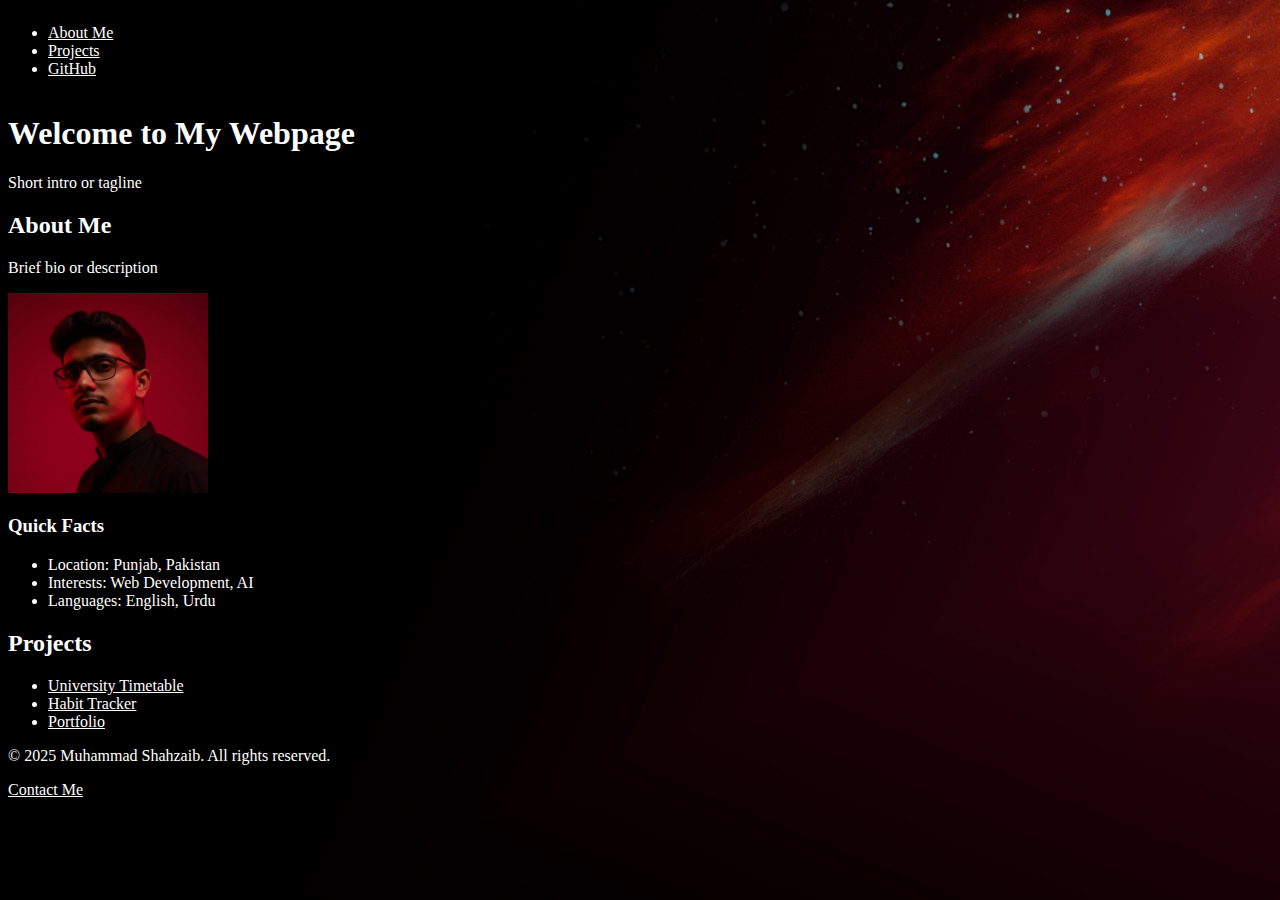
<file: Lab Task 3/index.html>
<!DOCTYPE html>
<html lang="en">
  <head>
    <meta charset="UTF-8" />
    <meta name="viewport" content="width=device-width, initial-scale=1.0" />
    <title>My Personal Webpage</title>
    <style>
        *{
            color: white;
        }
        body{
            background: url(bg.jpg);
        }
        .navbar{
            display: flex;
        }
    </style>
  </head>
  <body>
        <nav class="navbar">
      <ul>
        <li><a href="#about">About Me</a></li>
        <li><a href="#projects">Projects</a></li>
        <li><a href="https://github.com/" target="_blank">GitHub</a></li>
      </ul>
    </nav>
    <header>
      <h1>Welcome to My Webpage</h1>
      <p>Short intro or tagline</p>
    </header>


    <main>
      <article id="about">
        <h2>About Me</h2>
        <p>Brief bio or description</p>
        <img style="width: 200px" src="pp.jpeg" alt="My profile picture"/>
      </article>

      <aside class="aside">
        <h3>Quick Facts</h3>
        <ul>
          <li>Location: Punjab, Pakistan</li>
          <li>Interests: Web Development, AI</li>
          <li>Languages: English, Urdu</li>
        </ul>
      </aside>

      <div class="projects">
        <article id="projects">
          <h2>Projects</h2>
          <ul>
            <li>
              <a href="timetable.html" target="_blank">University Timetable</a>
            </li>
            <li>
              <a href="habittracker.html" target="_blank">Habit Tracker</a>
            </li>
            <li>
              <a href="Portfolio/index.html" target="_blank">Portfolio</a>
            </li>
          </ul>
        </article>
      </div>
    </main>
    <footer>
      <p>© 2025 Muhammad Shahzaib. All rights reserved.</p>
      <p><a href="mailto:shahzaib.workmail811@gmail.com">Contact Me</a></p>
    </footer>
</body>
</html>
</file>
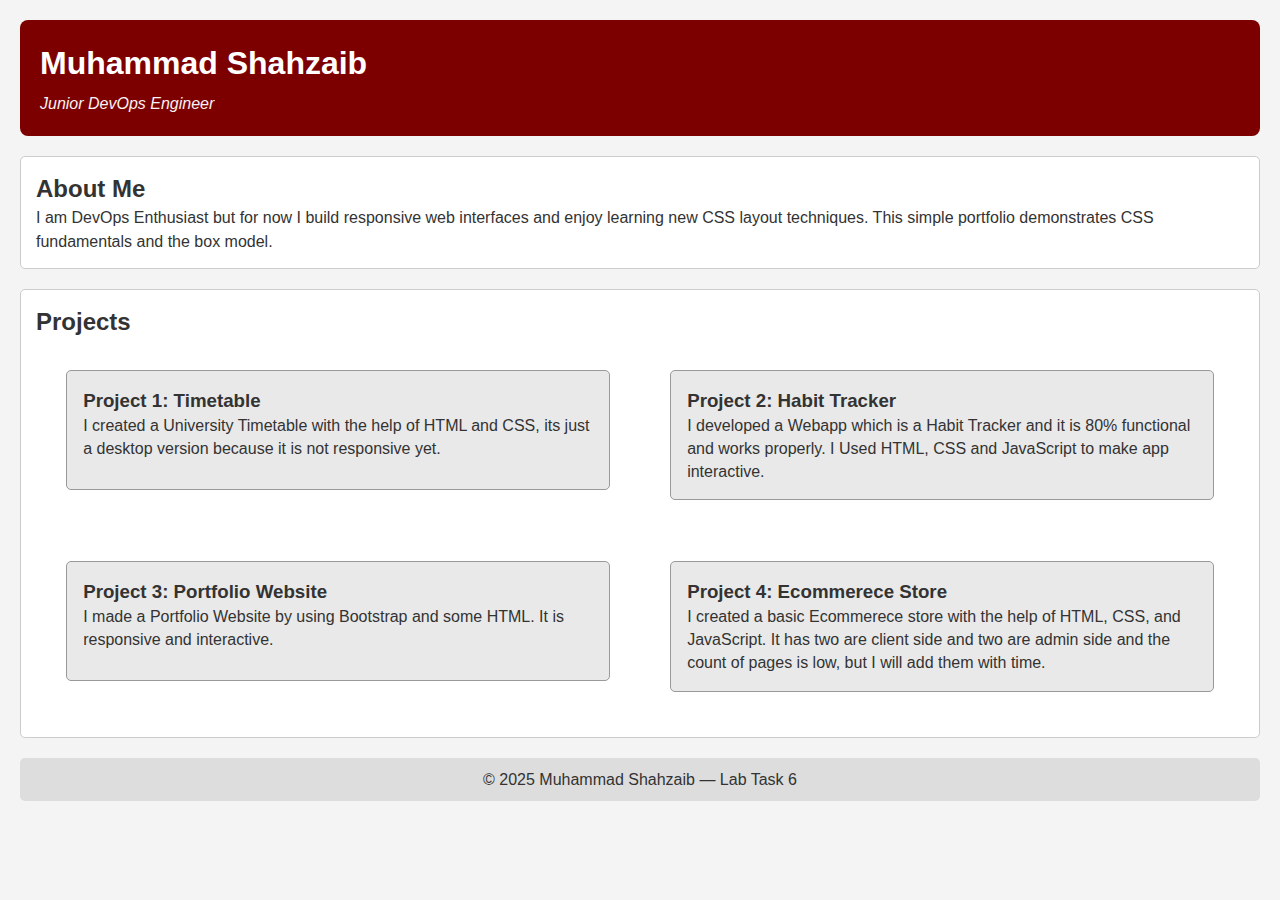
<file: Lab Task 6/index.html>
<!doctype html>
<html lang="en">
<head>
  <meta charset="utf-8" />
  <meta name="viewport" content="width=device-width,initial-scale=1" />
  <title>Personal Portfolio - Lab 6</title>
  <link rel="stylesheet" href="style.css" />
</head>
<body>
  <header>
    <h1 id="main-title">Muhammad Shahzaib</h1>
    <p class="tagline">Junior DevOps Engineer</p>
  </header>

  <main>
    <section class="about">
      <h2>About Me</h2>
      <p>I am DevOps Enthusiast but for now I build responsive web interfaces and enjoy learning new CSS layout techniques. This simple portfolio demonstrates CSS fundamentals and the box model.</p>
    </section>

    <section class="projects">
      <h2>Projects</h2>

      <article class="project-card">
        <h3>Project 1: Timetable</h3>
        <p>I created a University Timetable with the help of HTML and CSS, its just a desktop version because it is not responsive yet.</p>
      </article>

      <article class="project-card">
        <h3>Project 2: Habit Tracker</h3>
        <p>I developed a Webapp which is a Habit Tracker and it is 80% functional and works properly. I Used HTML, CSS and JavaScript to make app interactive.</p>
      </article>

      <article class="project-card">
        <h3>Project 3: Portfolio Website</h3>
        <p>I made a Portfolio Website by using Bootstrap and some HTML. It is responsive and interactive.</p>
      </article>

      <article class="project-card">
        <h3>Project 4: Ecommerece Store</h3>
        <p>I created a basic Ecommerece store with the help of HTML, CSS, and JavaScript. It has two are client side and two are admin side and the count of pages is low, but I will add them with time.</p>
      </article>
    </section>
  </main>

  <footer>
    <p>© 2025 Muhammad Shahzaib — Lab Task 6</p>
  </footer>

</body>
</html>
</file>
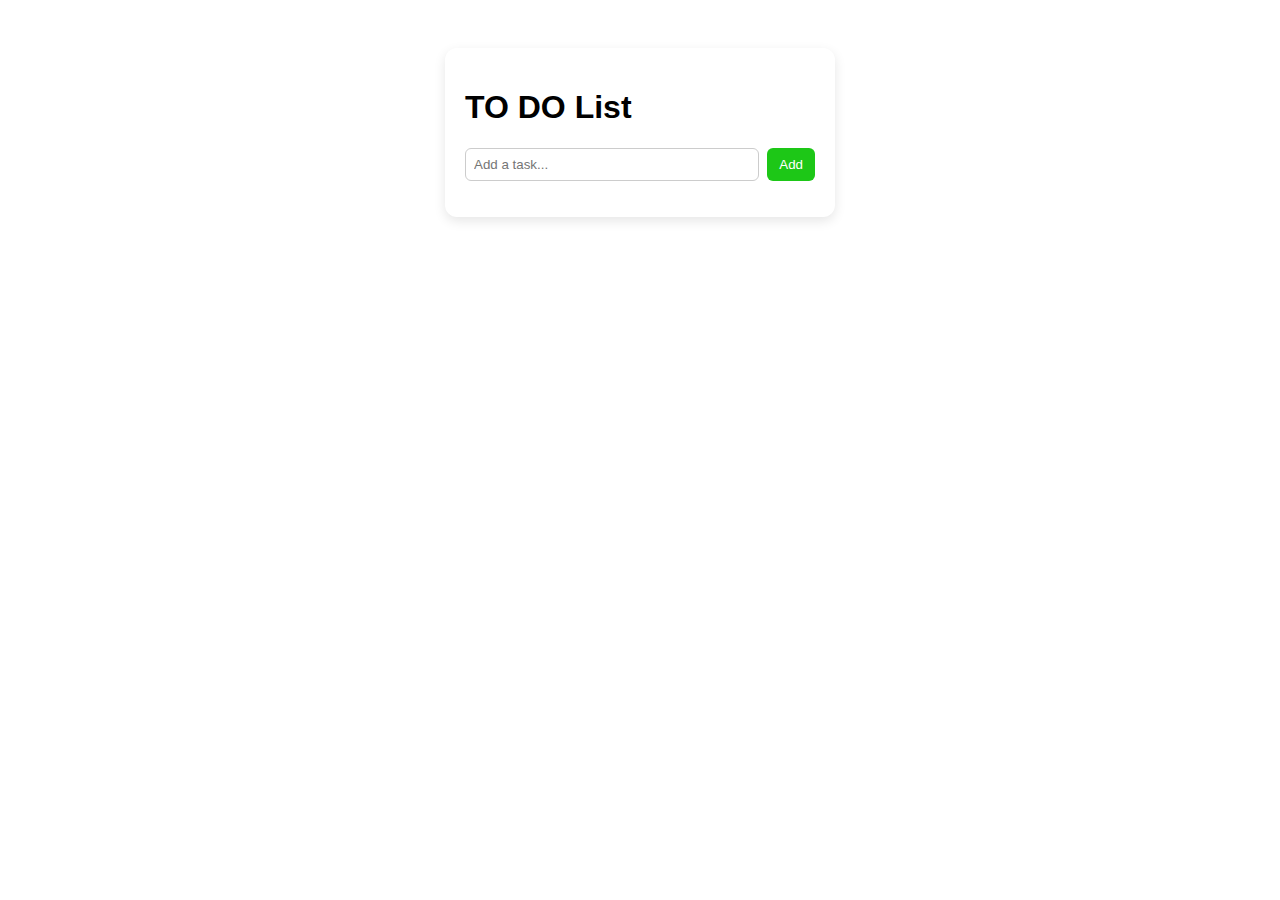
<file: Lab task 9/V1/index.html>
<!-- index.html -->
<!DOCTYPE html>
<html lang="en">
<head>
  <meta charset="UTF-8" />
  <meta name="viewport" content="width=device-width, initial-scale=1.0" />
  <title>To-Do List</title>
  <link rel="stylesheet" href="style.css" />
</head>
<body>
  <div id="app">
    <h1>TO DO List</h1>

    <div id="inputRow">
      <input id="taskInput" type="text" placeholder="Add a task..." />
      <button id="addBtn">Add</button>
    </div>

    <ul id="taskList"></ul>
  </div>

  <script src="script.js"></script>
</body>
</html>
</file>
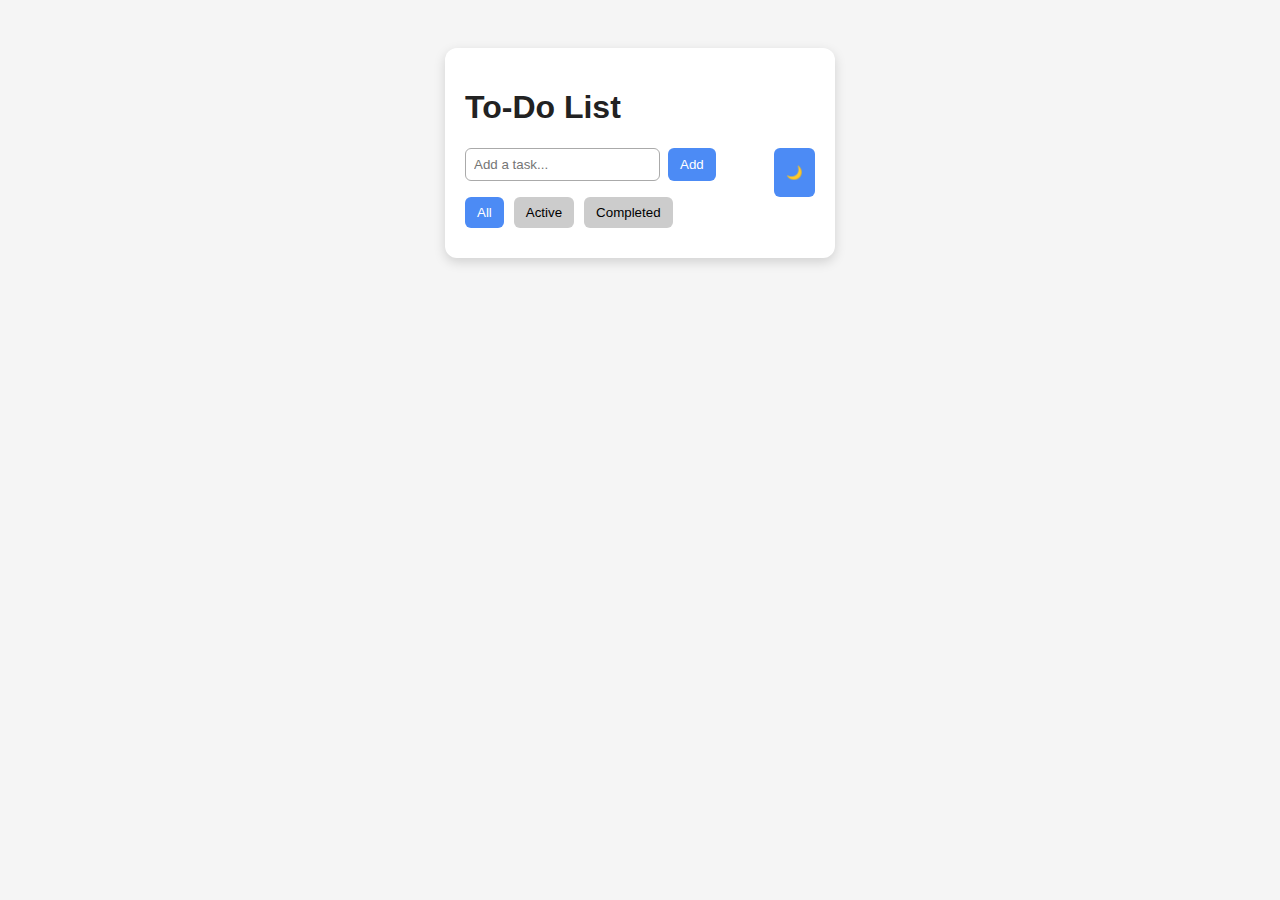
<file: Lab task 9/V2/index.html>
<!DOCTYPE html>
<html lang="en">
<head>
<meta charset="UTF-8" />
<meta name="viewport" content="width=device-width, initial-scale=1.0" />
<title>To-Do List</title>
<link rel="stylesheet" href="style.css" />
</head>
<body>
<div id="app">
<h1>To-Do List</h1>


<div id="topRow">
<div id="inputRow">
<input id="taskInput" type="text" placeholder="Add a task..." />
<button id="addBtn">Add</button>
</div>
<button id="themeToggle">🌙</button>
</div>


<div id="filters">
<button data-filter="all" class="filter active">All</button>
<button data-filter="active" class="filter">Active</button>
<button data-filter="completed" class="filter">Completed</button>
</div>


<ul id="taskList"></ul>
</div>


<script src="script.js"></script>
</body>
</html>
</file>
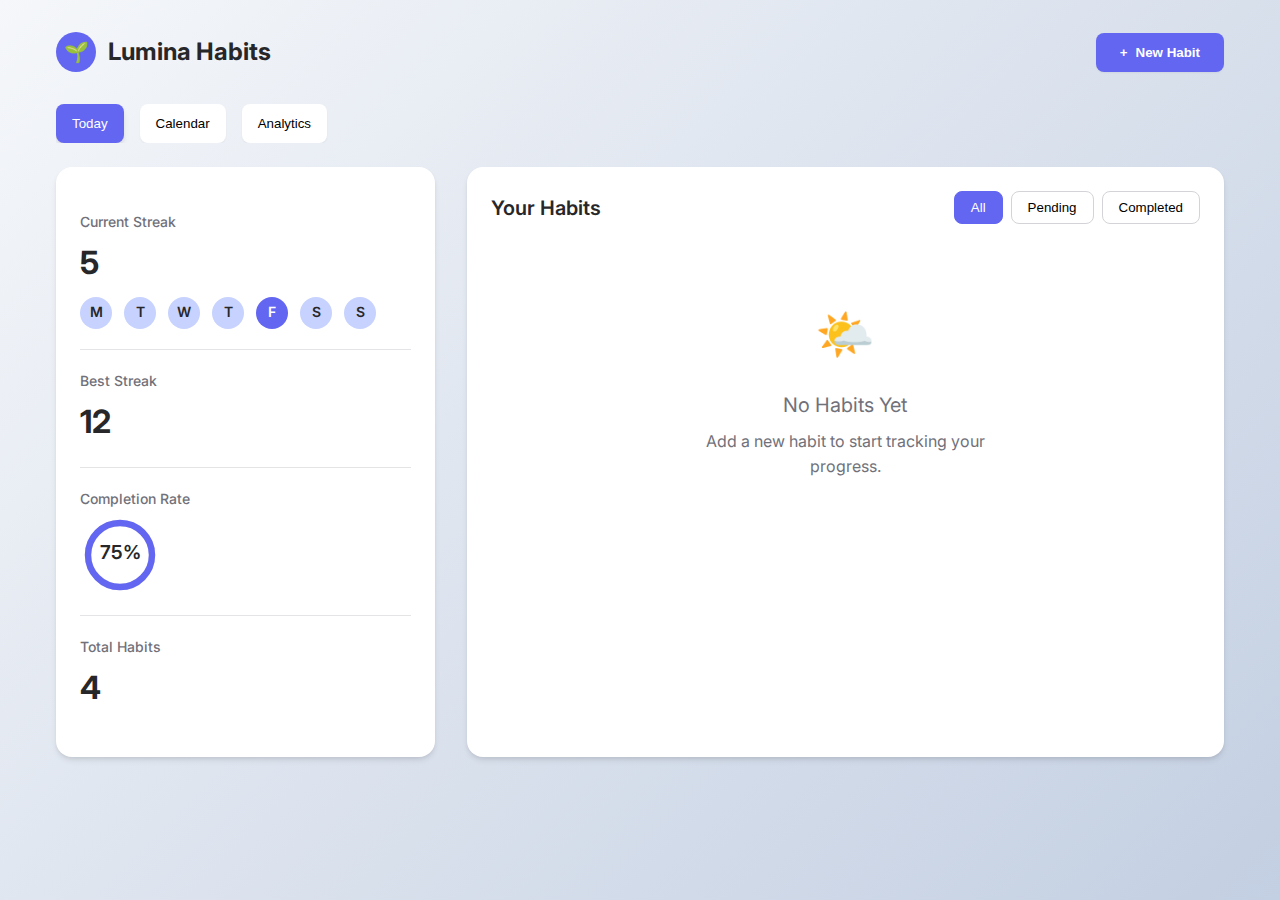
<file: Lab Task 3/habittracker.html>
<!DOCTYPE html>
<html lang="en">
<head>
    <meta charset="UTF-8">
    <meta name="viewport" content="width=device-width, initial-scale=1.0">
    <title>Lumina Habits - Your Daily Companion</title>
    <link rel="preconnect" href="https://fonts.googleapis.com">
    <link rel="preconnect" href="https://fonts.gstatic.com" crossorigin>
    <link href="https://fonts.googleapis.com/css2?family=Inter:wght@300;400;500;600;700&display=swap" rel="stylesheet">
    <style>
        :root {
            --primary: #6366f1;
            --primary-dark: #4f46e5;
            --primary-light: #c7d2fe;
            --success: #10b981;
            --warning: #f59e0b;
            --danger: #ef4444;
            --gray-50: #fafafa;
            --gray-100: #f4f4f5;
            --gray-200: #e4e4e7;
            --gray-300: #d4d4d8;
            --gray-500: #71717a;
            --gray-600: #52525b;
            --gray-800: #27272a;
            --shadow-sm: 0 1px 2px 0 rgba(0, 0, 0, 0.05);
            --shadow-md: 0 4px 6px -1px rgba(0, 0, 0, 0.1), 0 2px 4px -1px rgba(0, 0, 0, 0.06);
            --shadow-lg: 0 10px 15px -3px rgba(0, 0, 0, 0.1), 0 4px 6px -2px rgba(0, 0, 0, 0.05);
        }

        * {
            margin: 0;
            padding: 0;
            box-sizing: border-box;
        }

        body {
            font-family: 'Inter', sans-serif;
            background: linear-gradient(135deg, #f5f7fa 0%, #c3cfe2 100%);
            min-height: 100vh;
            color: var(--gray-800);
            line-height: 1.6;
        }

        .container {
            max-width: 1200px;
            margin: 0 auto;
            padding: 2rem 1rem;
        }

        header {
            display: flex;
            justify-content: space-between;
            align-items: center;
            margin-bottom: 2rem;
        }

        .logo {
            display: flex;
            align-items: center;
            gap: 0.75rem;
            font-weight: 700;
            font-size: 1.5rem;
            color: var(--gray-800);
        }

        .logo-icon {
            width: 40px;
            height: 40px;
            background: var(--primary);
            color: white;
            border-radius: 50%;
            display: flex;
            align-items: center;
            justify-content: center;
            font-size: 1.25rem;
        }

        .add-habit-btn {
            background: var(--primary);
            color: white;
            border: none;
            padding: 0.75rem 1.5rem;
            border-radius: 8px;
            font-weight: 600;
            cursor: pointer;
            transition: all 0.2s;
            display: flex;
            align-items: center;
            gap: 0.5rem;
            box-shadow: var(--shadow-sm);
        }

        .add-habit-btn:hover {
            background: var(--primary-dark);
            transform: translateY(-1px);
            box-shadow: var(--shadow-md);
        }

        .tabs {
            display: flex;
            gap: 1rem;
            margin-bottom: 1.5rem;
            overflow-x: auto;
        }

        .tab {
            padding: 0.75rem 1rem;
            border: none;
            background: white;
            border-radius: 8px;
            cursor: pointer;
            font-weight: 500;
            transition: all 0.2s;
            flex-shrink: 0;
            box-shadow: var(--shadow-sm);
        }

        .tab.active {
            background: var(--primary);
            color: white;
            box-shadow: var(--shadow-md);
        }

        .tab:hover:not(.active) {
            background: var(--gray-100);
        }

        .dashboard {
            display: grid;
            grid-template-columns: 1fr 2fr;
            gap: 2rem;
        }

        @media (max-width: 900px) {
            .dashboard {
                grid-template-columns: 1fr;
            }
        }

        .stats {
            background: white;
            padding: 1.5rem;
            border-radius: 16px;
            box-shadow: var(--shadow-md);
            height: fit-content;
        }

        .stat-card {
            display: flex;
            flex-direction: column;
            padding: 1.25rem 0;
            border-bottom: 1px solid var(--gray-200);
        }

        .stat-card:last-child {
            border-bottom: none;
        }

        .stat-title {
            color: var(--gray-500);
            font-size: 0.875rem;
            font-weight: 500;
            margin-bottom: 0.25rem;
        }

        .stat-value {
            font-size: 2rem;
            font-weight: 700;
            color: var(--gray-800);
        }

        .streaks {
            display: flex;
            gap: 0.75rem;
            margin-top: 0.5rem;
        }

        .streak-day {
            width: 32px;
            height: 32px;
            display: flex;
            align-items: center;
            justify-content: center;
            background: var(--primary-light);
            border-radius: 50%;
            font-size: 0.875rem;
            font-weight: 600;
        }

        .streak-day.current {
            background: var(--primary);
            color: white;
        }

        .habits {
            background: white;
            padding: 1.5rem;
            border-radius: 16px;
            box-shadow: var(--shadow-md);
        }

        .habits-header {
            display: flex;
            justify-content: space-between;
            align-items: center;
            margin-bottom: 1.5rem;
        }

        .habits-title {
            font-size: 1.25rem;
            font-weight: 600;
            color: var(--gray-800);
        }

        .habits-filters {
            display: flex;
            gap: 0.5rem;
        }

        .filter-btn {
            padding: 0.5rem 1rem;
            border: 1px solid var(--gray-300);
            background: white;
            border-radius: 8px;
            cursor: pointer;
            transition: all 0.2s;
        }

        .filter-btn.active {
            background: var(--primary);
            color: white;
            border-color: var(--primary);
        }

        .habit-list {
            display: grid;
            gap: 1rem;
        }

        .habit-card {
            background: var(--gray-50);
            padding: 1.25rem;
            border-radius: 12px;
            transition: all 0.2s;
            border: 1px solid var(--gray-200);
        }

        .habit-card:hover {
            transform: translateY(-2px);
            box-shadow: var(--shadow-md);
            border-color: var(--gray-300);
        }

        .habit-card.completed {
            border-left: 4px solid var(--success);
        }

        .habit-header {
            display: flex;
            justify-content: space-between;
            align-items: flex-start;
            margin-bottom: 1rem;
        }

        .habit-name {
            font-size: 1.125rem;
            font-weight: 600;
            color: var(--gray-800);
        }

        .habit-category {
            font-size: 0.75rem;
            background: var(--primary-light);
            color: var(--primary-dark);
            padding: 0.25rem 0.5rem;
            border-radius: 4px;
            margin-top: 0.25rem;
            display: inline-block;
        }

        .habit-progress {
            width: 100%;
            height: 8px;
            background: var(--gray-200);
            border-radius: 4px;
            margin: 1rem 0;
            overflow: hidden;
        }

        .progress-bar {
            height: 100%;
            background: linear-gradient(90deg, var(--primary), var(--primary-light));
            border-radius: 4px;
            transition: width 0.5s ease;
        }

        .habit-actions {
            display: flex;
            align-items: center;
            justify-content: space-between;
        }

        .action-btn {
            padding: 0.5rem 1rem;
            border: 1px solid var(--gray-300);
            background: white;
            border-radius: 8px;
            cursor: pointer;
            transition: all 0.2s;
            font-weight: 500;
            display: flex;
            align-items: center;
            gap: 0.5rem;
        }

        .action-btn:hover {
            background: var(--gray-100);
        }

        .action-btn.primary {
            background: var(--primary);
            color: white;
            border-color: var(--primary);
        }

        .action-btn.primary:hover {
            background: var(--primary-dark);
        }

        .action-btn.danger {
            background: var(--danger);
            color: white;
            border-color: var(--danger);
        }

        .action-btn.danger:hover {
            background: #dc2626;
        }

        .action-btn:disabled {
            opacity: 0.5;
            cursor: not-allowed;
        }

        .calendar-grid {
            display: grid;
            grid-template-columns: repeat(7, 1fr);
            gap: 4px;
            margin-top: 1rem;
        }

        .calendar-header {
            text-align: center;
            font-weight: 600;
            padding: 0.5rem;
        }

        .calendar-day {
            aspect-ratio: 1;
            background: var(--gray-100);
            border-radius: 4px;
            display: flex;
            align-items: center;
            justify-content: center;
            font-weight: 500;
            transition: all 0.2s;
            cursor: pointer;
        }

        .calendar-day:hover {
            background: var(--primary-light);
        }

        .calendar-day.active {
            background: var(--primary);
            color: white;
        }

        .calendar-day.today {
            border: 2px solid var(--primary);
        }

        .calendar-day.empty {
            background: transparent;
            cursor: default;
        }

        .modal {
            position: fixed;
            top: 0;
            left: 0;
            width: 100%;
            height: 100%;
            background: rgba(0, 0, 0, 0.5);
            display: flex;
            align-items: center;
            justify-content: center;
            z-index: 1000;
            opacity: 0;
            visibility: hidden;
            transition: all 0.3s;
        }

        .modal.active {
            opacity: 1;
            visibility: visible;
        }

        .modal-content {
            background: white;
            width: 90%;
            max-width: 500px;
            border-radius: 16px;
            padding: 2rem;
            box-shadow: var(--shadow-lg);
            transform: scale(0.9);
            transition: all 0.3s;
        }

        .modal.active .modal-content {
            transform: scale(1);
        }

        .modal-header {
            display: flex;
            justify-content: space-between;
            align-items: center;
            margin-bottom: 1.5rem;
        }

        .modal-title {
            font-size: 1.5rem;
            font-weight: 600;
        }

        .close-btn {
            background: none;
            border: none;
            font-size: 1.5rem;
            cursor: pointer;
            color: var(--gray-500);
        }

        .form-group {
            margin-bottom: 1.5rem;
        }

        .form-label {
            display: block;
            margin-bottom: 0.5rem;
            font-weight: 500;
        }

        .form-control {
            width: 100%;
            padding: 0.75rem 1rem;
            border: 1px solid var(--gray-300);
            border-radius: 8px;
            font-family: 'Inter', sans-serif;
            font-size: 1rem;
            transition: border 0.2s;
        }

        .form-control:focus {
            outline: none;
            border-color: var(--primary);
            box-shadow: 0 0 0 3px rgba(99, 102, 241, 0.1);
        }

        .color-picker {
            display: flex;
            gap: 0.5rem;
            margin-top: 0.5rem;
        }

        .color-option {
            width: 24px;
            height: 24px;
            border-radius: 50%;
            cursor: pointer;
            border: 2px solid transparent;
            transition: all 0.2s;
        }

        .color-option.selected {
            border-color: var(--gray-800);
        }

        .color-purple { background: #8b5cf6; }
        .color-blue { background: #3b82f6; }
        .color-green { background: #10b981; }
        .color-pink { background: #ec4899; }
        .color-yellow { background: #f59e0b; }

        .form-actions {
            display: flex;
            justify-content: flex-end;
            gap: 1rem;
            margin-top: 2rem;
        }

        .btn {
            padding: 0.75rem 1.5rem;
            border: none;
            border-radius: 8px;
            font-weight: 500;
            cursor: pointer;
            transition: all 0.2s;
            font-family: 'Inter', sans-serif;
        }

        .btn-primary {
            background: var(--primary);
            color: white;
        }

        .btn-primary:hover {
            background: var(--primary-dark);
        }

        .btn-secondary {
            background: var(--gray-200);
            color: var(--gray-800);
        }

        .btn-secondary:hover {
            background: var(--gray-300);
        }

        .calendar-view {
            background: white;
            padding: 1.5rem;
            border-radius: 16px;
            box-shadow: var(--shadow-md);
            margin-top: 2rem;
        }

        .calendar-header-controls {
            display: flex;
            justify-content: space-between;
            align-items: center;
            margin-bottom: 1rem;
        }

        .month-nav {
            background: none;
            border: 1px solid var(--gray-300);
            border-radius: 8px;
            padding: 0.5rem;
            cursor: pointer;
            transition: all 0.2s;
        }

        .month-nav:hover {
            background: var(--gray-100);
        }

        .current-month {
            font-size: 1.25rem;
            font-weight: 600;
        }

        .empty-state {
            text-align: center;
            padding: 3rem 1rem;
            color: var(--gray-500);
        }

        .empty-state-icon {
            font-size: 3rem;
            margin-bottom: 1rem;
        }

        .empty-state-title {
            font-size: 1.25rem;
            margin-bottom: 0.5rem;
        }

        .empty-state-text {
            max-width: 300px;
            margin: 0 auto 1.5rem;
        }

        .notification {
            position: fixed;
            top: 20px;
            right: 20px;
            background: var(--gray-800);
            color: white;
            padding: 1rem 1.5rem;
            border-radius: 8px;
            box-shadow: var(--shadow-lg);
            transform: translateX(100%);
            opacity: 0;
            transition: all 0.3s;
            z-index: 2000;
        }

        .notification.show {
            transform: translateX(0);
            opacity: 1;
        }

        .completion-ring {
            position: relative;
            width: 80px;
            height: 80px;
        }

        .ring-bg {
            fill: none;
            stroke: var(--gray-200);
            stroke-width: 8;
        }

        .ring {
            fill: none;
            stroke: var(--primary);
            stroke-width: 8;
            stroke-linecap: round;
            transform: rotate(-90deg);
            transform-origin: 50% 50%;
            stroke-dasharray: 283;
            stroke-dashoffset: 0;
            transition: stroke-dashoffset 1s;
        }

        .ring-text {
            font-size: 1.5rem;
            font-weight: 600;
            fill: var(--gray-800);
        }
    </style>
</head>
<body>
    <div class="container">
        <header>
            <div class="logo">
                <div class="logo-icon">🌱</div>
                Lumina Habits
            </div>
            <button class="add-habit-btn" id="openModalBtn">
                <span>+</span> New Habit
            </button>
        </header>

        <div class="tabs">
            <button class="tab active" data-tab="today">Today</button>
            <button class="tab" data-tab="calendar">Calendar</button>
            <button class="tab" data-tab="analytics">Analytics</button>
        </div>

        <div class="dashboard">
            <div class="stats">
                <div class="stat-card">
                    <div class="stat-title">Current Streak</div>
                    <div class="stat-value" id="currentStreak">5</div>
                    <div class="streaks" id="currentStreaks">
                        <div class="streak-day">M</div>
                        <div class="streak-day">T</div>
                        <div class="streak-day">W</div>
                        <div class="streak-day">T</div>
                        <div class="streak-day current">F</div>
                        <div class="streak-day">S</div>
                        <div class="streak-day">S</div>
                    </div>
                </div>

                <div class="stat-card">
                    <div class="stat-title">Best Streak</div>
                    <div class="stat-value" id="bestStreak">12</div>
                </div>

                <div class="stat-card">
                    <div class="stat-title">Completion Rate</div>
                    <div class="completion-ring" id="completionRing">
                        <svg viewBox="0 0 100 100">
                            <circle class="ring-bg" cx="50" cy="50" r="40"></circle>
                            <circle class="ring" cx="50" cy="50" r="40"></circle>
                            <text class="ring-text" x="50" y="55" text-anchor="middle">75%</text>
                        </svg>
                    </div>
                </div>

                <div class="stat-card">
                    <div class="stat-title">Total Habits</div>
                    <div class="stat-value" id="totalHabits">4</div>
                </div>
            </div>

            <div class="habits">
                <div class="habits-header">
                    <div class="habits-title">Your Habits</div>
                    <div class="habits-filters">
                        <button class="filter-btn active" data-filter="all">All</button>
                        <button class="filter-btn" data-filter="pending">Pending</button>
                        <button class="filter-btn" data-filter="completed">Completed</button>
                    </div>
                </div>

                <div class="habit-list" id="habitList">
                    <!-- Habits will be populated by JavaScript -->
                </div>
            </div>
        </div>

        <div class="calendar-view" id="calendarView" style="display: none;">
            <div class="calendar-header-controls">
                <button class="month-nav" id="prevMonth">&lt;</button>
                <div class="current-month" id="currentMonth">October 2023</div>
                <button class="month-nav" id="nextMonth">&gt;</button>
            </div>
            <div class="calendar-grid">
                <div class="calendar-header">Sun</div>
                <div class="calendar-header">Mon</div>
                <div class="calendar-header">Tue</div>
                <div class="calendar-header">Wed</div>
                <div class="calendar-header">Thu</div>
                <div class="calendar-header">Fri</div>
                <div class="calendar-header">Sat</div>

                <!-- Calendar days will be populated by JavaScript -->
            </div>
        </div>
    </div>

    <!-- Add Habit Modal -->
    <div class="modal" id="habitModal">
        <div class="modal-content">
            <div class="modal-header">
               <div class="modal-header">
    <div class="modal-title">Add New Habit</div>
    <button class="close-btn" id="closeModalBtn">&times;</button>
</div>

<form id="habitForm">
    <div class="form-group">
        <label class="form-label">Habit Name</label>
        <input type="text" id="habitName" class="form-control" placeholder="e.g. Morning Run" required>
    </div>

    <div class="form-group">
        <label class="form-label">Category</label>
        <input type="text" id="habitCategory" class="form-control" placeholder="Health, Work, Personal...">
    </div>

    <div class="form-group">
        <label class="form-label">Color</label>
        <div class="color-picker">
            <div class="color-option color-purple selected" data-color="#8b5cf6"></div>
            <div class="color-option color-blue" data-color="#3b82f6"></div>
            <div class="color-option color-green" data-color="#10b981"></div>
            <div class="color-option color-pink" data-color="#ec4899"></div>
            <div class="color-option color-yellow" data-color="#f59e0b"></div>
        </div>
    </div>

    <div class="form-actions">
        <button type="button" class="btn btn-secondary" id="cancelHabit">Cancel</button>
        <button type="submit" class="btn btn-primary">Add Habit</button>
    </div>
</form>
</div>
</div>

<div class="notification" id="notification"></div>

<script>
document.addEventListener("DOMContentLoaded", () => {
    const habitModal = document.getElementById("habitModal");
    const openModalBtn = document.getElementById("openModalBtn");
    const closeModalBtn = document.getElementById("closeModalBtn");
    const cancelHabit = document.getElementById("cancelHabit");
    const habitForm = document.getElementById("habitForm");
    const habitList = document.getElementById("habitList");
    const notification = document.getElementById("notification");
    const tabs = document.querySelectorAll(".tab");
    const dashboard = document.querySelector(".dashboard");
    const calendarView = document.getElementById("calendarView");
    const colorOptions = document.querySelectorAll(".color-option");

    let selectedColor = "#8b5cf6";
    let habits = JSON.parse(localStorage.getItem("habits")) || [];

    // --- Modal Controls ---
    openModalBtn.addEventListener("click", () => habitModal.classList.add("active"));
    closeModalBtn.addEventListener("click", closeModal);
    cancelHabit.addEventListener("click", closeModal);

    function closeModal() {
        habitModal.classList.remove("active");
        habitForm.reset();
        selectedColor = "#8b5cf6";
        document.querySelectorAll(".color-option").forEach(opt => opt.classList.remove("selected"));
        document.querySelector(".color-purple").classList.add("selected");
    }

    // --- Color Picker ---
    colorOptions.forEach(option => {
        option.addEventListener("click", () => {
            colorOptions.forEach(o => o.classList.remove("selected"));
            option.classList.add("selected");
            selectedColor = option.dataset.color;
        });
    });

    // --- Add Habit ---
    habitForm.addEventListener("submit", e => {
        e.preventDefault();
        const name = document.getElementById("habitName").value.trim();
        const category = document.getElementById("habitCategory").value.trim() || "General";

        const newHabit = {
            id: Date.now(),
            name,
            category,
            color: selectedColor,
            completed: false,
            progress: 0
        };
        habits.push(newHabit);
        localStorage.setItem("habits", JSON.stringify(habits));
        renderHabits();
        closeModal();
        showNotification("New habit added successfully!");
    });

    // --- Render Habits ---
    function renderHabits(filter = "all") {
        habitList.innerHTML = "";
        const filteredHabits = habits.filter(habit =>
            filter === "all" ? true : filter === "completed" ? habit.completed : !habit.completed
        );

        if (filteredHabits.length === 0) {
            habitList.innerHTML = `
                <div class="empty-state">
                    <div class="empty-state-icon">🌤️</div>
                    <div class="empty-state-title">No Habits Yet</div>
                    <div class="empty-state-text">Add a new habit to start tracking your progress.</div>
                </div>`;
            return;
        }

        filteredHabits.forEach(habit => {
            const card = document.createElement("div");
            card.className = `habit-card ${habit.completed ? "completed" : ""}`;
            card.innerHTML = `
                <div class="habit-header">
                    <div>
                        <div class="habit-name" style="color:${habit.color}">${habit.name}</div>
                        <div class="habit-category">${habit.category}</div>
                    </div>
                    <button class="action-btn danger" data-id="${habit.id}" title="Delete">🗑</button>
                </div>
                <div class="habit-progress">
                    <div class="progress-bar" style="width:${habit.progress}%; background:${habit.color}"></div>
                </div>
                <div class="habit-actions">
                    <button class="action-btn primary" data-id="${habit.id}" ${habit.completed ? "disabled" : ""}>Mark Complete</button>
                    <span>${habit.progress}% done</span>
                </div>
            `;
            habitList.appendChild(card);
        });

        // Delete Habit
        document.querySelectorAll(".action-btn.danger").forEach(btn => {
            btn.addEventListener("click", () => {
                const id = parseInt(btn.dataset.id);
                habits = habits.filter(h => h.id !== id);
                localStorage.setItem("habits", JSON.stringify(habits));
                renderHabits(filter);
                showNotification("Habit deleted!");
            });
        });

        // Complete Habit
        document.querySelectorAll(".action-btn.primary").forEach(btn => {
            btn.addEventListener("click", () => {
                const id = parseInt(btn.dataset.id);
                const habit = habits.find(h => h.id === id);
                habit.completed = true;
                habit.progress = 100;
                localStorage.setItem("habits", JSON.stringify(habits));
                renderHabits(filter);
                showNotification("Habit marked as completed!");
            });
        });
    }

    // --- Filter Buttons ---
    document.querySelectorAll(".filter-btn").forEach(btn => {
        btn.addEventListener("click", () => {
            document.querySelectorAll(".filter-btn").forEach(b => b.classList.remove("active"));
            btn.classList.add("active");
            renderHabits(btn.dataset.filter);
        });
    });

    // --- Tabs (Today / Calendar / Analytics) ---
    tabs.forEach(tab => {
        tab.addEventListener("click", () => {
            tabs.forEach(t => t.classList.remove("active"));
            tab.classList.add("active");
            if (tab.dataset.tab === "today") {
                dashboard.style.display = "grid";
                calendarView.style.display = "none";
            } else if (tab.dataset.tab === "calendar") {
                dashboard.style.display = "none";
                calendarView.style.display = "block";
                generateCalendar();
            } else {
                dashboard.style.display = "grid"; // Placeholder for analytics
                calendarView.style.display = "none";
            }
        });
    });

    // --- Calendar ---
    const calendarGrid = document.querySelector(".calendar-grid");
    const currentMonthLabel = document.getElementById("currentMonth");
    const prevMonthBtn = document.getElementById("prevMonth");
    const nextMonthBtn = document.getElementById("nextMonth");
    let currentDate = new Date();

    function generateCalendar() {
        const year = currentDate.getFullYear();
        const month = currentDate.getMonth();
        const firstDay = new Date(year, month, 1).getDay();
        const lastDate = new Date(year, month + 1, 0).getDate();

        currentMonthLabel.textContent = currentDate.toLocaleString("default", {
            month: "long",
            year: "numeric"
        });

        // Remove old days
        document.querySelectorAll(".calendar-day:not(.empty)").forEach(d => d.remove());

        for (let i = 0; i < firstDay; i++) {
            const emptyDiv = document.createElement("div");
            emptyDiv.classList.add("calendar-day", "empty");
            calendarGrid.appendChild(emptyDiv);
        }

        for (let i = 1; i <= lastDate; i++) {
            const day = document.createElement("div");
            day.classList.add("calendar-day");
            day.textContent = i;

            const today = new Date();
            if (
                i === today.getDate() &&
                month === today.getMonth() &&
                year === today.getFullYear()
            ) {
                day.classList.add("today");
            }

            calendarGrid.appendChild(day);
        }
    }

    prevMonthBtn.addEventListener("click", () => {
        currentDate.setMonth(currentDate.getMonth() - 1);
        generateCalendar();
    });
    nextMonthBtn.addEventListener("click", () => {
        currentDate.setMonth(currentDate.getMonth() + 1);
        generateCalendar();
    });

    // --- Notification ---
    function showNotification(msg) {
        notification.textContent = msg;
        notification.classList.add("show");
        setTimeout(() => notification.classList.remove("show"), 3000);
    }

    // Initial Load
    renderHabits();
});
</script>
</body>
</html>
</file>
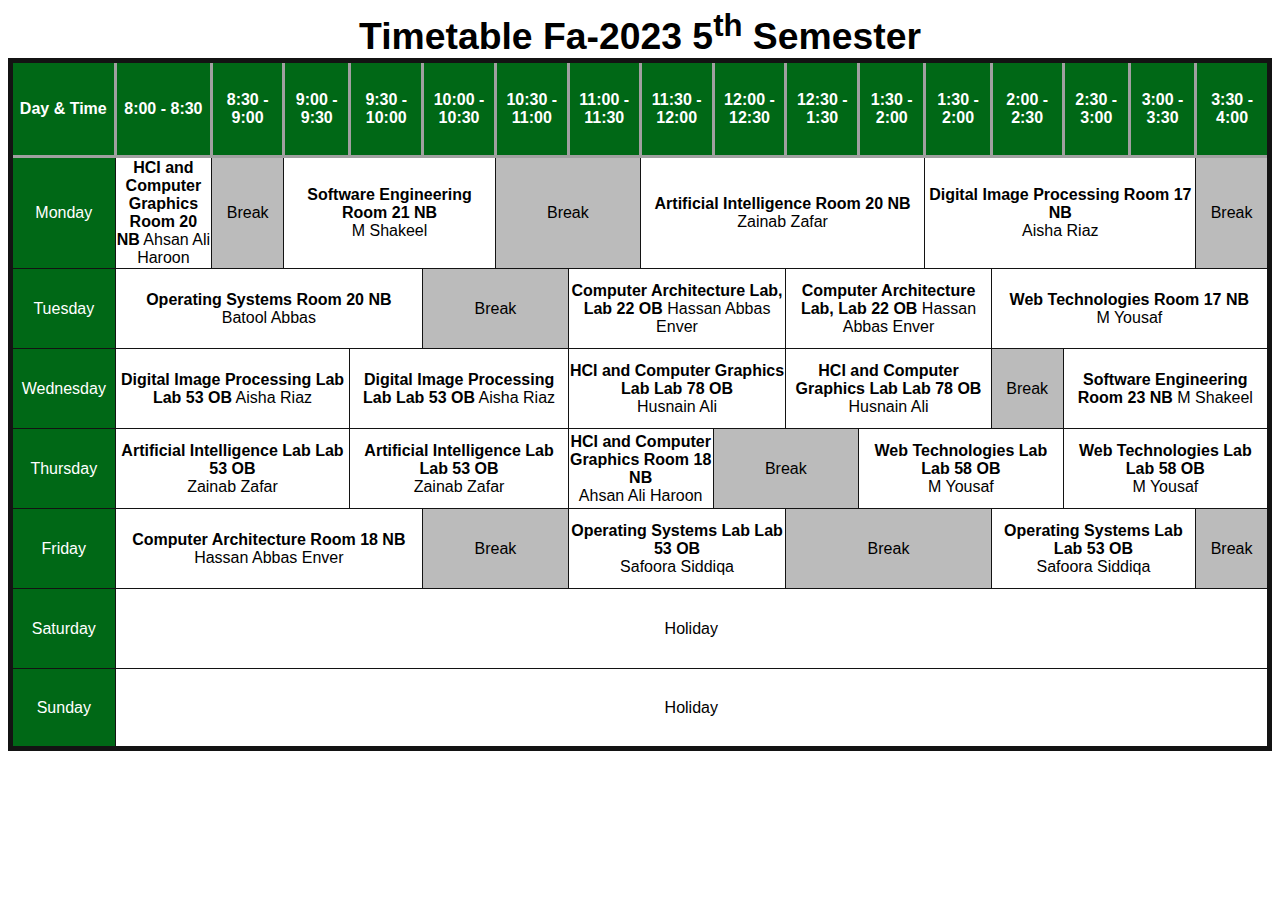
<file: Lab Task 3/timetable.html>
<!DOCTYPE html>
<html lang="en">
<head>
    <meta charset="UTF-8">
    <meta name="viewport" content="width=device-width, initial-scale=1.0">
    <title>Table</title>
    <style>
      caption{
        font-size: 28pt;
        font-family:Verdana, Geneva, Tahoma, sans-serif;
        font-weight: 800;
      }
        table{
            border: 5px solid rgb(19, 19, 19);
            border-collapse: collapse;

        }
        th{
            border: 3px solid rgb(160, 160, 160);
            height: 90px;
            width: 140px;
            color: white;
            text-align: center;
            font-family: Arial, Helvetica, sans-serif;
        }
        .course{
            font-family: Arial, Helvetica, sans-serif;
        }
        tr{
          height: 80px;
        }
        #tr1{
            background-color: rgb(0, 104, 22);
        }
        .day{
            background-color: rgb(0, 104, 22);
            color: white;
            font-family: Arial, Helvetica, sans-serif;
        }
        .break{
          background-color: rgb(187, 187, 187);
          font-family: Arial, Helvetica, sans-serif;
          font-weight: 500;
        }
        
        .course:hover{
            background-color:  rgb(110, 255, 243);
        }
    </style>
</head>
<body>
    <table border="2">
        <caption>Timetable Fa-2023 5<sup>th</sup> Semester</caption>
  <tr id="tr1">
    <th>Day & Time</th>
    <th>8:00 - 8:30</th>
    <th>8:30 - 9:00</th>
    <th>9:00 - 9:30</th>
    <th>9:30 - 10:00</th>
    <th>10:00 - 10:30</th>
    <th>10:30 - 11:00</th>
    <th>11:00 - 11:30</th>
    <th>11:30 - 12:00</th>
    <th>12:00 - 12:30</th>
    <th>12:30 - 1:30</th>
    <th>1:30 - 2:00</th>
    <th>1:30 - 2:00</th>
    <th>2:00 - 2:30</th>
    <th>2:30 - 3:00</th>
    <th>3:00 - 3:30</th>
    <th>3:30 - 4:00</th>
  </tr>
  <tr id="tr2">
    <td style="text-align: center;" class="day">Monday</td>
    <td id="2" style="text-align: center;" class="course"><strong>HCI and Computer Graphics Room 20 NB</strong> Ahsan Ali Haroon</td>
    <td colspan="1"  style="text-align: center;" class="break">Break</td>
    <td colspan="3"  style="text-align: center;" class="course"><strong>Software Engineering Room 21 NB</strong><br> M Shakeel</td>
    <td colspan="2" style="text-align: center;" class="break">Break</td>
    <td colspan="4" style="text-align: center;" class="course"><strong>Artificial Intelligence Room 20 NB</strong> <br>Zainab Zafar</td>
    <td colspan="4" style="text-align: center;" class="course"><strong>Digital Image Processing Room 17 NB</strong><br> Aisha Riaz </td>
    <td colspan="2" style="text-align: center;" class="break">Break</td>
  </tr>
  <tr id="tr3">
    <td style="text-align: center;" class="day">Tuesday</td>
    <td colspan="4" style="text-align: center;" class="course"><strong>Operating Systems Room 20 NB</strong> <br>Batool Abbas</td>
    <td colspan="2" style="text-align: center;" class="break">Break</td>
    <td colspan="3" style="text-align: center;" class="course"><strong>Computer Architecture Lab, Lab 22 OB</strong> Hassan Abbas Enver </td>
    <td colspan="3" style="text-align: center;" class="course"><strong>Computer Architecture Lab, Lab 22 OB</strong> Hassan Abbas Enver </td>
    <td colspan="4" style="text-align: center;" class="course"><Strong>Web Technologies Room 17 NB</Strong><br> M Yousaf </td>
  </tr>
  <tr id="tr4">
    <td style="text-align: center;" class="day">Wednesday</td>
    <td colspan="3" style="text-align: center;" class="course"><strong>Digital Image Processing Lab Lab 53 OB</strong> Aisha Riaz</td>
    <td colspan="3" style="text-align: center;" class="course"><strong>Digital Image Processing Lab Lab 53 OB</strong> Aisha Riaz</td>
    <td colspan="3" style="text-align: center;" class="course"><strong>HCI and Computer Graphics Lab Lab 78 OB</strong><br> Husnain Ali</td>
    <td colspan="3" style="text-align: center;" class="course"><strong>HCI and Computer Graphics Lab Lab 78 OB</strong><br> Husnain Ali</td>
    <td style="text-align: center;" class="break">Break</td>
    <td colspan="3" style="text-align: center;" class="course"><strong>Software Engineering Room 23 NB</strong> M Shakeel</td>
  </tr>
  <tr id="tr5">
    <td style="text-align: center;" class="day">Thursday</td>
    <td colspan="3" style="text-align: center;" class="course"><strong>Artificial Intelligence Lab Lab 53 OB</strong><br> Zainab Zafar</td>
    <td colspan="3" style="text-align: center;" class="course"><strong>Artificial Intelligence Lab Lab 53 OB</strong><br> Zainab Zafar</td>
    <td colspan="2" style="text-align: center;" class="course"><strong>HCI and Computer Graphics Room 18 NB</strong><br> Ahsan Ali Haroon</td>
    <td colspan="2" style="text-align: center;" class="break">Break</td>
    <td colspan="3" style="text-align: center;" class="course"><strong>Web Technologies Lab Lab 58 OB</strong> <br>M Yousaf</td>
    <td colspan="3" style="text-align: center;" class="course"><strong>Web Technologies Lab Lab 58 OB</strong><br> M Yousaf</td>
  </tr>
  <tr id="tr6">
    <td style="text-align: center;" class="day">Friday</td>
    <td colspan="4" style="text-align: center;" class="course"><strong>Computer Architecture Room 18 NB</strong><br> Hassan Abbas Enver</td>
    <td colspan="2" style="text-align: center;" class="break">Break</td>
    <td colspan="3" style="text-align: center;" class="course"><strong>Operating Systems Lab Lab 53 OB</strong><br> Safoora Siddiqa</td>
    <td colspan="3" style="text-align: center;" class="break">Break</td>
    <td colspan="3" style="text-align: center;" class="course"><strong>Operating Systems Lab Lab 53 OB</strong> <br>Safoora Siddiqa</td>
    <td style="text-align: center;" class="break">Break</td>
  </tr>
  <tr id="tr7"><td style="text-align: center;" class="day">Saturday</td><td colspan="16" style="text-align: center;" class="course">Holiday</td></tr>
  <tr id="tr8"><td style="text-align: center;" class="day">Sunday</td><td colspan="16" style="text-align: center;" class="course">Holiday</td></tr>
</table>
</body>
</html>
</file>
<file: Lab Task 6/style.css>
*,
*::before,
*::after {
  box-sizing: border-box;
  margin: 0;
  padding: 0;
}

body {
  font-family: Arial, sans-serif;
  background-color: #f4f4f4;
  color: #333;
  padding: 20px;
  line-height: 1.45;
}

header {
  background-color: #7d0000;
  color: white;
  padding: 20px;
  margin-bottom: 20px;
  border-radius: 8px;
}

#main-title {
  font-size: 2em;
  margin-bottom: 6px;
}

.tagline {
  font-style: italic;
  opacity: 0.95;
}

.about,
.projects {
  margin-bottom: 20px;
  padding: 15px;
  background-color: white;
  border: 1px solid #ccc;
  border-radius: 5px;
}

.project-card {
  float: left;
  width: 45%;
  margin: 2.5%;
  padding: 16px;
  background-color: #e9e9e9;
  border: 1px solid #999;
  border-radius: 5px;
  min-height: 120px;
}

.projects::after {
  content: "";
  display: table;
  clear: both;
}

footer {
  text-align: center;
  padding: 10px;
  background-color: #ddd;
  border-radius: 5px;
}

@media (max-width: 700px) {
  .project-card {
    float: none;
    width: auto;
    margin: 10px 0;
  }
}

.debug-outline {
  outline: 2px dashed rgba(0,0,0,0.15);
}
</file>
<file: Lab task 9/V1/style.css>
body {
    font-family: Arial, sans-serif;
    background: image(1363137.png);
    display: flex;
    justify-content: center;
    padding: 40px;
  }
  #app {
    background: #fff;
    padding: 20px;
    border-radius: 12px;
    width: 350px;
    box-shadow: 0 4px 12px rgba(0,0,0,0.1);
  }
  #inputRow {
    display: flex;
    gap: 8px;
    margin-bottom: 16px;
  }
  input {
    flex: 1;
    padding: 8px;
    border-radius: 6px;
    border: 1px solid #ccc;
  }
  button {
    padding: 8px 12px;
    border: none;
    border-radius: 6px;
    cursor: pointer;
    background: #1dc717;
    color: white;
  }
  ul {
    list-style: none;
    padding: 0;
    margin: 0;
  }
  li {
    display: flex;
    align-items: center;
    justify-content: space-between;
    padding: 6px 0;
  }
  li span {
    flex: 1;
    margin-left: 8px;
  }
  li.completed span {
    text-decoration: line-through;
    color: #888;
  }
  .delete-btn {
    background: #e74c3c;
    padding: 4px 8px;
    border-radius: 4px;
    color: white;
  }
</file>
<file: Lab task 9/V2/style.css>
:root {
--bg: #f5f5f5;
--text: #222;
--card: #fff;
--btn: #4c8bf5;
}
.dark {
--bg: #1e1e1e;
--text: #eaeaea;
--card: #2c2c2c;
--btn: #6aa0ff;
}
body {
font-family: Arial;
background: var(--bg);
color: var(--text);
display: flex;
justify-content: center;
padding: 40px;
transition: 0.3s;
}
#app {
background: var(--card);
padding: 20px;
border-radius: 12px;
width: 350px;
box-shadow: 0 4px 12px rgba(0,0,0,0.15);
transition: 0.3s;
}
#topRow { display:flex; justify-content:space-between; }
#inputRow{ display:flex; gap:8px; margin-bottom:16px; }
input { flex:1; padding:8px; border-radius:6px; border:1px solid #aaa; background:var(--card); color:var(--text);}
button { padding:8px 12px; border:none; border-radius:6px; background:var(--btn); color:white; cursor:pointer; transition:0.2s; }
button:hover{ transform:scale(1.05); }
#filters{ display:flex; gap:10px; margin-bottom:10px; }
.filter{ background:#ccc; color:black; }
.filter.active{ background:var(--btn); color:white; }
ul{ list-style:none; padding:0; margin:0; }
li{ display:flex; align-items:center; justify-content:space-between; padding:6px 0; opacity:0; animation:fadeIn 0.3s forwards; }
@keyframes fadeIn { from{opacity:0; transform:translateY(5px);} to{opacity:1; transform:translateY(0);} }
li span{ flex:1; margin-left:8px; }
li.completed span{ text-decoration: line-through; color:#888; }
.delete-btn{ background:#e74c3c; padding:4px 8px; color:white; border-radius:4px; }
</file>
